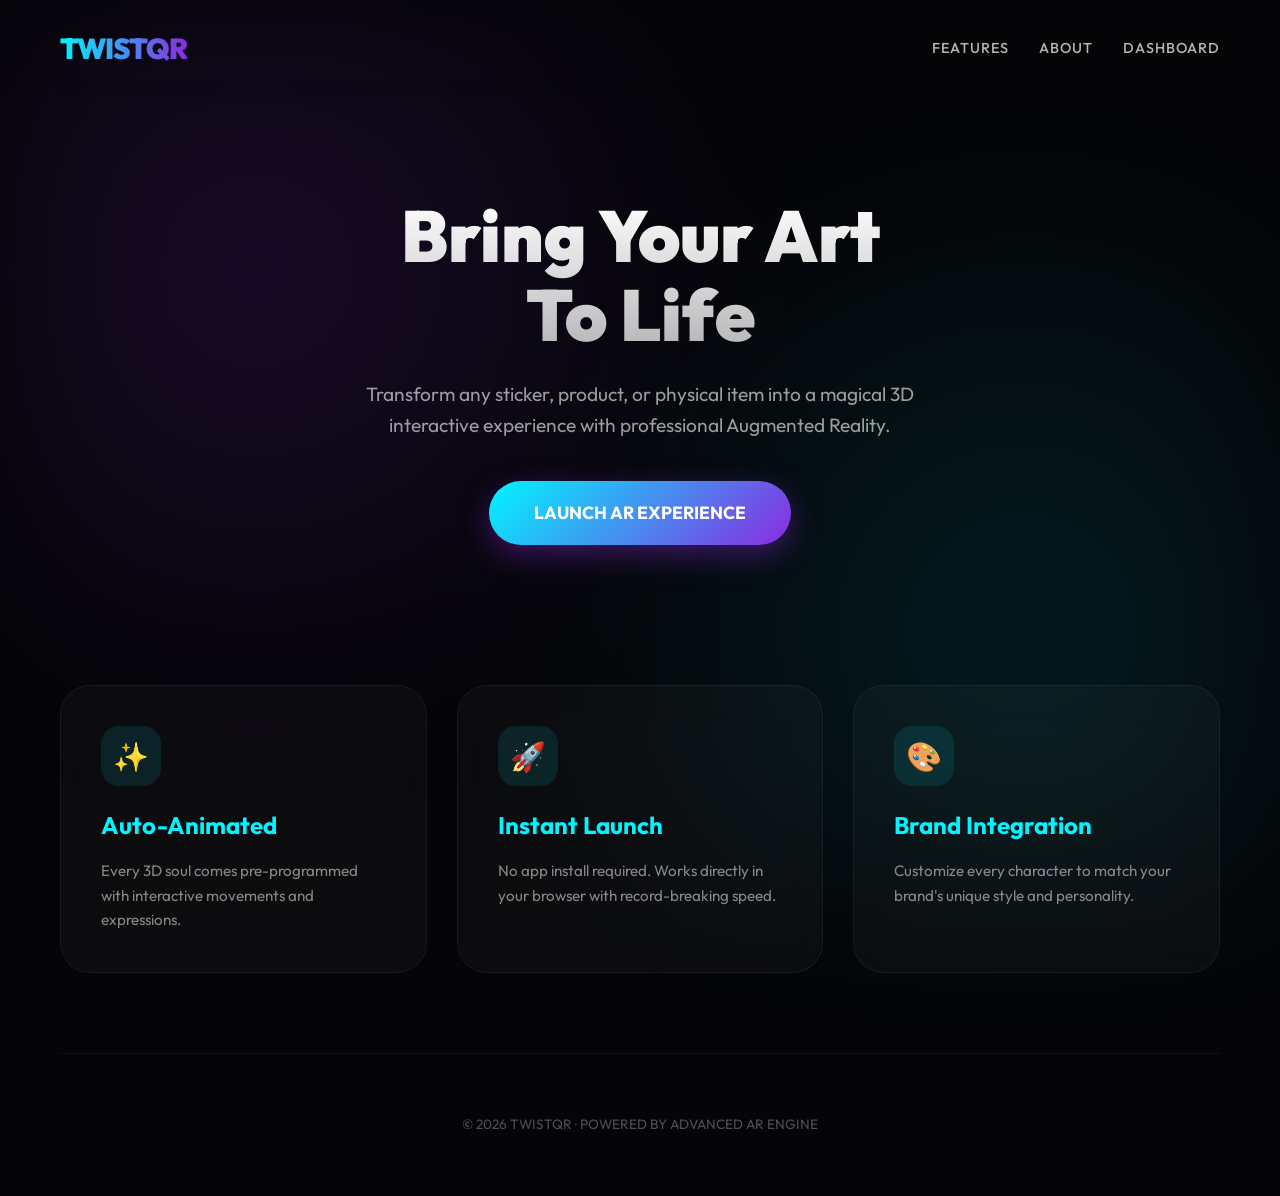
<file: index.html>
<!DOCTYPE html>
<html lang="en">
<head>
  <meta charset="UTF-8">
  <meta name="viewport" content="width=device-width, initial-scale=1.0">
  <title>TwistQR | The Future of Interactive Art</title>
  <link rel="stylesheet" href="style.css">
  <link rel="preconnect" href="https://fonts.googleapis.com">
  <link rel="preconnect" href="https://fonts.gstatic.com" crossorigin>
  <link href="https://fonts.googleapis.com/css2?family=Outfit:wght@300;500;900&display=swap" rel="stylesheet">
  <meta name="description" content="TwistQR brings your brand to life with professional Augmented Reality experiences.">
</head>
<body>
  <div class="bg-mesh"></div>

  <div class="container">
    <nav>
      <div class="logo">TWISTQR</div>
      <ul class="nav-links">
        <li><a href="#features">Features</a></li>
        <li><a href="#about">About</a></li>
        <li><a href="dashboard.html">Dashboard</a></li>
      </ul>
    </nav>

    <section class="hero">
      <h1>Bring Your Art <br> <span style="color: #00f5ff;">To Life</span></h1>
      <p>Transform any sticker, product, or physical item into a magical 3D interactive experience with professional Augmented Reality.</p>
      <a href="ar.html" class="btn-primary">LAUNCH AR EXPERIENCE</a>
    </section>

    <section id="features" class="features">
      <div class="feature-card">
        <div class="icon-box">✨</div>
        <h3>Auto-Animated</h3>
        <p>Every 3D soul comes pre-programmed with interactive movements and expressions.</p>
      </div>
      <div class="feature-card">
        <div class="icon-box">🚀</div>
        <h3>Instant Launch</h3>
        <p>No app install required. Works directly in your browser with record-breaking speed.</p>
      </div>
      <div class="feature-card">
        <div class="icon-box">🎨</div>
        <h3>Brand Integration</h3>
        <p>Customize every character to match your brand's unique style and personality.</p>
      </div>
    </section>

    <footer>
      &copy; 2026 TWISTQR · POWERED BY ADVANCED AR ENGINE
    </footer>
  </div>

  <script src="main.js"></script>
</body>
</html>
</file>
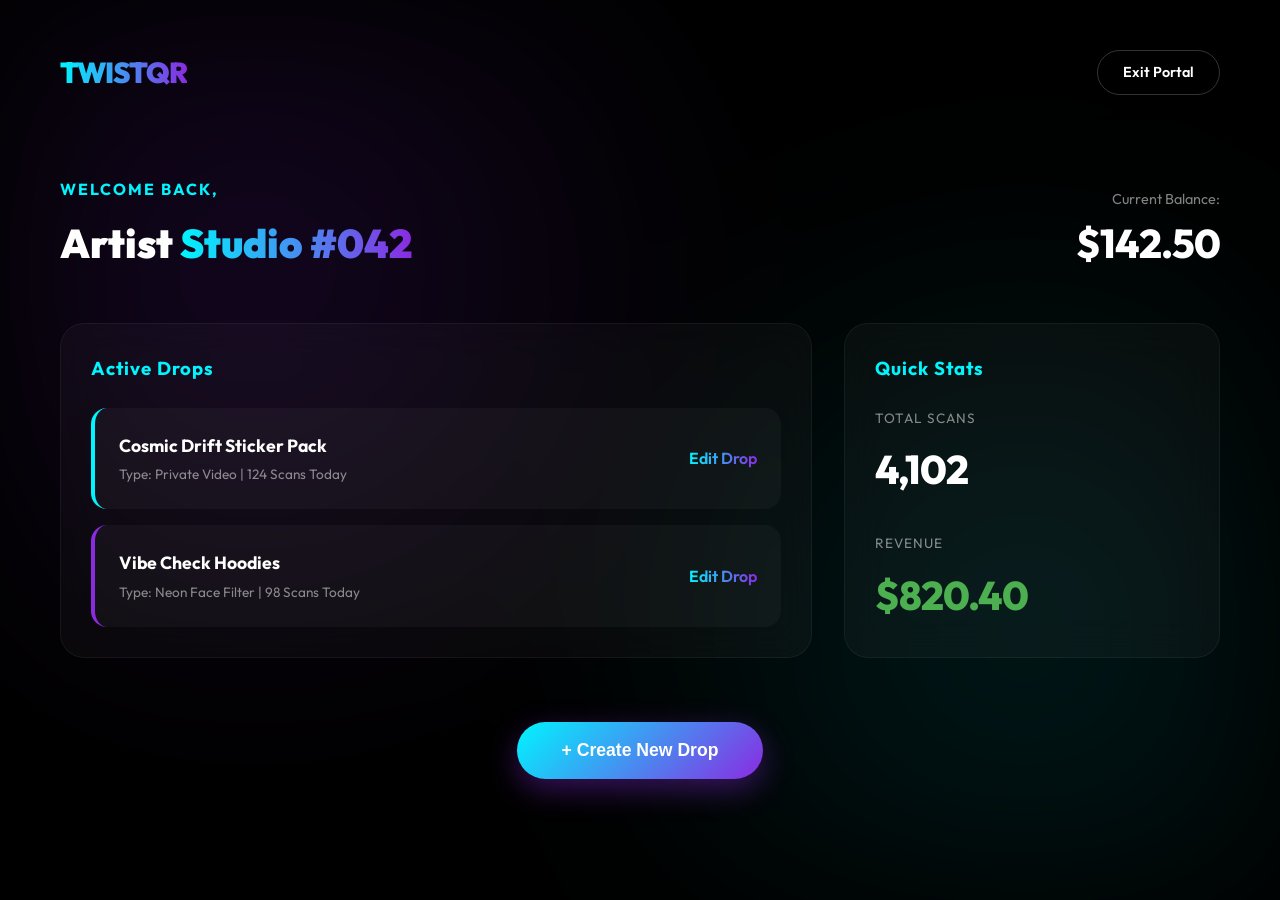
<file: dashboard.html>
<!DOCTYPE html>
<html lang="en">
<head>
    <meta charset="UTF-8">
    <meta name="viewport" content="width=device-width, initial-scale=1.0">
    <title>Artist Portal | TwistQR</title>
    <link rel="stylesheet" href="style.css">
    <link href="https://fonts.googleapis.com/css2?family=Outfit:wght@300;400;600;800&display=swap" rel="stylesheet">
</head>
<body style="background: #000;">
    <div class="bg-mesh"></div>
    
    <div class="container">
        <header style="display: flex; justify-content: space-between; align-items: center; padding: 25px 0;">
            <div class="logo">TWISTQR</div>
            <nav>
                <a href="index.html" class="btn-outline">Exit Portal</a>
            </nav>
        </header>

        <main style="padding: 2rem 0;">
            <div style="display: flex; justify-content: space-between; align-items: flex-end; margin-bottom: 3rem;">
                <div>
                    <h4 style="color: var(--primary); margin-bottom: 0.5rem; letter-spacing: 2px;">WELCOME BACK,</h4>
                    <h1 style="font-size: 2.5rem; font-weight: 900;">Artist <span class="gradient-text">Studio #042</span></h1>
                </div>
                <div style="text-align: right;">
                    <div style="font-size: 0.9rem; color: rgba(255,255,255,0.5);">Current Balance:</div>
                    <div class="stat-value" style="color: #fff;">$142.50</div>
                </div>
            </div>

            <div class="dashboard-grid" style="display: grid; grid-template-columns: 2fr 1fr; gap: 2rem;">
                <div class="glass-card">
                    <h3 style="margin-bottom: 1.5rem; letter-spacing: 1px; color: var(--primary);">Active Drops</h3>
                    <div style="display: flex; flex-direction: column; gap: 1rem;">
                        <div style="padding: 1.5rem; background: rgba(255,255,255,0.03); border-radius: 16px; display: flex; justify-content: space-between; align-items: center; border-left: 4px solid var(--primary);">
                            <div>
                                <h4 style="margin:0; font-size: 1.1rem;">Cosmic Drift Sticker Pack</h4>
                                <p style="font-size: 0.85rem; color: rgba(255,255,255,0.5); margin-top: 4px;">Type: Private Video | 124 Scans Today</p>
                            </div>
                            <span class="gradient-text" style="font-weight: 600; cursor: pointer;">Edit Drop</span>
                        </div>
                        <div style="padding: 1.5rem; background: rgba(255,255,255,0.03); border-radius: 16px; display: flex; justify-content: space-between; align-items: center; border-left: 4px solid var(--secondary);">
                            <div>
                                <h4 style="margin:0; font-size: 1.1rem;">Vibe Check Hoodies</h4>
                                <p style="font-size: 0.85rem; color: rgba(255,255,255,0.5); margin-top: 4px;">Type: Neon Face Filter | 98 Scans Today</p>
                            </div>
                            <span class="gradient-text" style="font-weight: 600; cursor: pointer;">Edit Drop</span>
                        </div>
                    </div>
                </div>

                <div class="glass-card">
                    <h3 style="margin-bottom: 1.5rem; letter-spacing: 1px; color: var(--primary);">Quick Stats</h3>
                    <div style="margin-bottom: 2rem;">
                        <div style="font-size: 0.85rem; color: rgba(255,255,255,0.5); margin-bottom: 0.5rem; text-transform: uppercase; letter-spacing: 1px;">Total Scans</div>
                        <div class="stat-value">4,102</div>
                    </div>
                    <div>
                        <div style="font-size: 0.85rem; color: rgba(255,255,255,0.5); margin-bottom: 0.5rem; text-transform: uppercase; letter-spacing: 1px;">Revenue</div>
                        <div class="stat-value" style="color: #4caf50;">$820.40</div>
                    </div>
                </div>
            </div>

            <div style="margin-top: 4rem; text-align: center;">
                <button class="btn-primary" style="cursor: pointer; border: none;">+ Create New Drop</button>
            </div>
        </main>
    </div>
</body>
</html>
</file>
<file: style.css>
:root {
  --primary: #00f5ff;
  --secondary: #8a2be2;
  --bg: #050508;
  --card-bg: rgba(255, 255, 255, 0.03);
  --glass: rgba(255, 255, 255, 0.05);
  --text: #ffffff;
}

* {
  margin: 0;
  padding: 0;
  box-sizing: border-box;
}

body {
  font-family: 'Outfit', sans-serif;
  background-color: var(--bg);
  color: var(--text);
  line-height: 1.6;
  overflow-x: hidden;
}

/* Background Animation */
.bg-mesh {
  position: fixed;
  top: 0;
  left: 0;
  width: 100%;
  height: 100%;
  background: 
    radial-gradient(circle at 20% 30%, rgba(138, 43, 226, 0.15) 0%, transparent 40%),
    radial-gradient(circle at 80% 70%, rgba(0, 245, 255, 0.1) 0%, transparent 40%);
  filter: blur(80px);
  z-index: -1;
  animation: meshFlow 10s ease-in-out infinite alternate;
}

@keyframes meshFlow {
  from { transform: scale(1); }
  to { transform: scale(1.2) translate(5%, 5%); }
}

/* Container */
.container {
  max-width: 1200px;
  margin: 0 auto;
  padding: 0 20px;
}

/* Navigation */
nav {
  display: flex;
  justify-content: space-between;
  align-items: center;
  padding: 25px 0;
  backdrop-filter: blur(10px);
  position: sticky;
  top: 0;
  z-index: 100;
}

.logo {
  font-size: 1.8rem;
  font-weight: 900;
  letter-spacing: -1px;
  background: linear-gradient(90deg, var(--primary), var(--secondary));
  background-clip: text;
  -webkit-background-clip: text;
  -webkit-text-fill-color: transparent;
}

.nav-links {
  display: flex;
  gap: 30px;
  list-style: none;
}

.nav-links a {
  color: rgba(255, 255, 255, 0.7);
  text-decoration: none;
  font-weight: 500;
  transition: 0.3s;
  font-size: 0.9rem;
  text-transform: uppercase;
  letter-spacing: 1px;
}

.nav-links a:hover {
  color: var(--primary);
  text-shadow: 0 0 10px rgba(0, 245, 255, 0.5);
}

/* Hero Section */
.hero {
  padding: 100px 0 60px;
  text-align: center;
}

.hero h1 {
  font-size: 4.5rem;
  font-weight: 900;
  line-height: 1.1;
  margin-bottom: 25px;
  background: linear-gradient(180deg, #fff 0%, rgba(255,255,255,0.7) 100%);
  background-clip: text;
  -webkit-background-clip: text;
  -webkit-text-fill-color: transparent;
}

.hero p {
  font-size: 1.2rem;
  color: rgba(255, 255, 255, 0.6);
  max-width: 600px;
  margin: 0 auto 40px;
}

/* Buttons */
.btn-primary {
  display: inline-block;
  background: linear-gradient(135deg, var(--primary), var(--secondary));
  color: white;
  padding: 18px 45px;
  border-radius: 50px;
  text-decoration: none;
  font-weight: 700;
  font-size: 1.1rem;
  box-shadow: 0 10px 30px rgba(138, 43, 226, 0.4);
  transition: 0.4s cubic-bezier(0.175, 0.885, 0.32, 1.275);
}

.btn-primary:hover {
  transform: translateY(-5px) scale(1.05);
  box-shadow: 0 15px 40px rgba(0, 245, 255, 0.5);
}

.btn-outline {
  display: inline-block;
  border: 1px solid rgba(255, 255, 255, 0.2);
  color: white;
  padding: 10px 25px;
  border-radius: 50px;
  text-decoration: none;
  font-weight: 600;
  font-size: 0.9rem;
  transition: 0.3s;
}

.btn-outline:hover {
  background: rgba(255, 255, 255, 0.1);
  border-color: var(--primary);
}

/* Features Grid */
.features {
  display: grid;
  grid-template-columns: repeat(auto-fit, minmax(300px, 1fr));
  gap: 30px;
  padding: 80px 0;
}

.feature-card {
  background: var(--card-bg);
  border: 1px solid rgba(255, 255, 255, 0.05);
  padding: 40px;
  border-radius: 30px;
  backdrop-filter: blur(20px);
  transition: 0.4s;
  position: relative;
  overflow: hidden;
}

.feature-card::before {
  content: '';
  position: absolute;
  top: 0; left: 0; width: 100%; height: 100%;
  background: linear-gradient(135deg, transparent, rgba(0, 245, 255, 0.05));
  opacity: 0;
  transition: 0.4s;
}

.feature-card:hover {
  transform: translateY(-10px);
  border-color: var(--primary);
  box-shadow: 0 20px 40px rgba(0, 0, 0, 0.4);
}

.feature-card:hover::before {
  opacity: 1;
}

.feature-card h3 {
  font-size: 1.5rem;
  margin: 20px 0 15px;
  color: var(--primary);
}

.feature-card p {
  color: rgba(255, 255, 255, 0.5);
  font-size: 0.95rem;
}

.icon-box {
  width: 60px;
  height: 60px;
  background: rgba(0, 245, 255, 0.1);
  border-radius: 18px;
  display: flex;
  align-items: center;
  justify-content: center;
  font-size: 1.8rem;
  margin-bottom: 20px;
  color: var(--primary);
}

/* Footer */
footer {
  text-align: center;
  padding: 60px 0;
  border-top: 1px solid rgba(255, 255, 255, 0.05);
  color: rgba(255, 255, 255, 0.3);
  font-size: 0.85rem;
}

/* Dashboard Classes */
.glass-card {
  background: rgba(255, 255, 255, 0.03);
  border: 1px solid rgba(255, 255, 255, 0.05);
  backdrop-filter: blur(20px);
  padding: 30px;
  border-radius: 24px;
}

.gradient-text {
  background: linear-gradient(90deg, var(--primary), var(--secondary));
  background-clip: text;
  -webkit-background-clip: text;
  -webkit-text-fill-color: transparent;
}

.stat-value {
  font-size: 2.5rem;
  font-weight: 800;
  letter-spacing: -1px;
}

/* Mobile Responsive */
@media (max-width: 768px) {
  .hero h1 { font-size: 2.8rem; }
  .nav-links { display: none; }
  .hero { padding: 60px 0; }
  .dashboard-grid { grid-template-columns: 1fr !important; }
}
</file>
